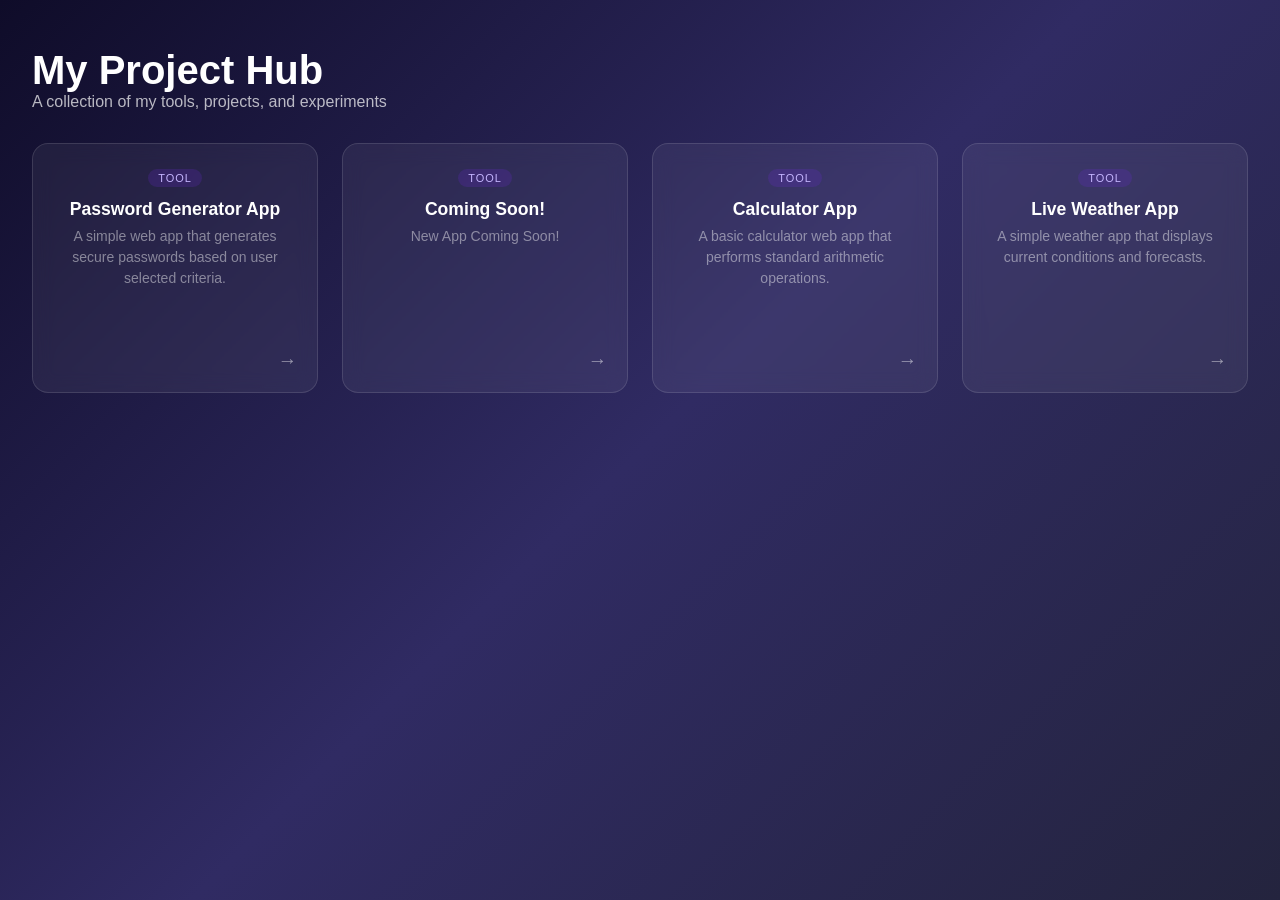
<file: index.html>
<!DOCTYPE html>
<html lang="en">
<head>
        <meta charset="UTF-8">
        <meta name="viewport" content="width=device-width, initial-scale=1.0">
        <title>Raul Henriquez's Project Hub</title>
        <link rel="stylesheet" href="styles.css">
        <script src="passwordGen.js" defer></script>
        
</head>

<body>
<header>
        <h1> My Project Hub</h1>
        <p1> A collection of my tools, projects, and experiments</p>

    </header>


    <div class="grid">
<div> 
    <a href ="passwwordGenerator.html" class = "card"> 
    
    <span class="tag tag-tool">Tool</span>
    <h3>Password Generator App</h3>

    <p>A simple web app that generates secure passwords based on user selected criteria.</p> 

    <div class="card-arrow">→</div>
</a>     
</div>
       

<div>
  <a href ="passwwordGenerator.html" class = "card"> 
    
    <span class="tag tag-tool">Tool</span>
    <h3>Coming Soon!</h3>

    <p>New App Coming Soon!</p> 

    <div class="card-arrow">→</div>
</a>
       
</div>
<div>
  <a href ="passwwordGenerator.html" class = "card"> 
    
    <span class="tag tag-tool">Tool</span>
    <h3>Calculator App</h3>

    <p>A basic calculator web app that performs standard arithmetic operations.</p> 

    <div class="card-arrow">→</div>
</a>
       
</div>
<div>
  <a href ="passwwordGenerator.html" class = "card"> 
    
    <span class="tag tag-tool">Tool</span>
    <h3>Live Weather App</h3>

    <p>A simple weather app that displays current conditions and forecasts.</p> 

    <div class="card-arrow">→</div>
</a>
       
    </div>
</div>

</body>
</html>
</file>
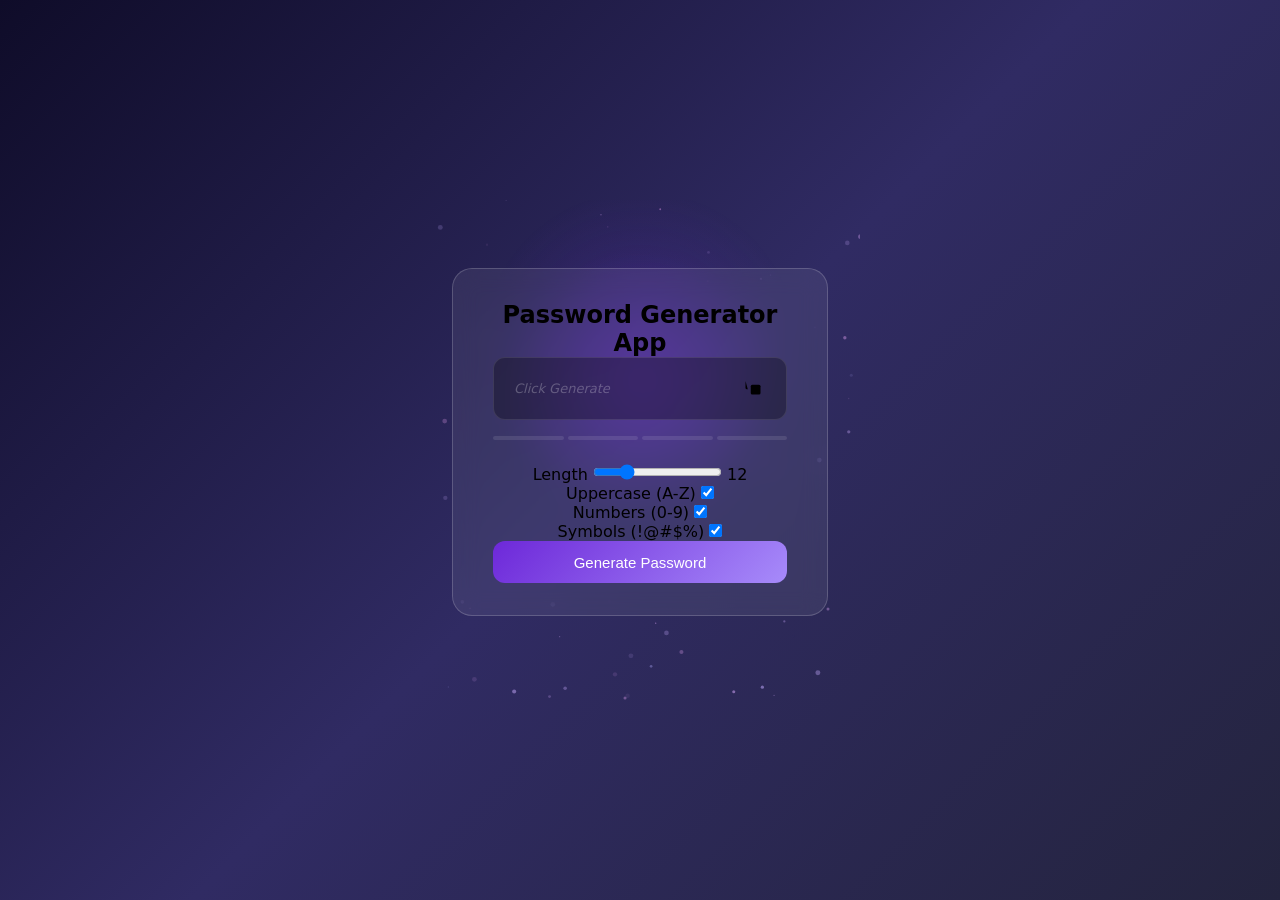
<file: passwwordGenerator.html>
<!DOCTYPE html>
<html lang="en">
<head>
    <meta charset="UTF-8">
    <meta name="viewport" content="width=device-width, initial-scale=1.0">
    <title>Password Generator App</title>
    <link rel="stylesheet" href="styles.css">
    <link rel="stylesheet" href="passwordGenerator.css">
</head>

<body>
<div id="scene">
        <canvas id="bg"></canvas>
        <div id="orb"></div>
        <div class="card">
            <h2>Password Generator App</h2>
            <div class="pw-box">

                <span id="pwText" class="empty"> Click Generate</span>   
                    <button class="copy-btn" onclick="copyPw()" title="Copy Password">
                        <svg width="18" height="18" viewBox="0 0 24 24"><rect x="9" y="9" width="13" height="13" rx="2"/>
                        <path d="M5 15H4a2 2 0 0 1-2-2V4"/>
                        </svg>         
                    </button>
            </div>

            <!--Strength Bar-->
                    <div class="strength-bar">
                        <div class="seg" id="s0"></div>
                        <div class="seg" id="s1"></div>
                        <div class="seg" id="s2"></div>
                        <div class="seg" id="s3"></div>
                    </div>
                
                    <!--Options --- upercase, lowercase, numbers, symbols, length-->
                <div class="options">
                    <div class="option-row">
                        <label>Length</label>
                        <input type="range" id="lenRange" min="6" max="32" value="12"
                        oninput="document.getElementById('lenVal').textContent = this.value">
                        <span class="len-val" id="lenVal">12</span>
                    </div>
                        <div class="option-row">
                            <label>Uppercase (A-Z)</label>
                            <input type="checkbox" id="useUpper" checked>
                        </div>
                        <div class="option-row">
                            <label>Numbers (0-9)</label>
                            <input type="checkbox" id="useNums" checked>
                        </div>
                        <div class="option-row">
                            <label>Symbols (!@#$%)</label>
                            <input type="checkbox" id="useSyms" checked>
                        </div>
                    <button class="gen-btn" onclick="generate()"> Generate Password</button>
                    <div id="toast">Copied to clipboard!</div>
                </div>
            </div>

</div>
    




    <script src="passwordGen.js"></script>
</body>

</html>
</file>
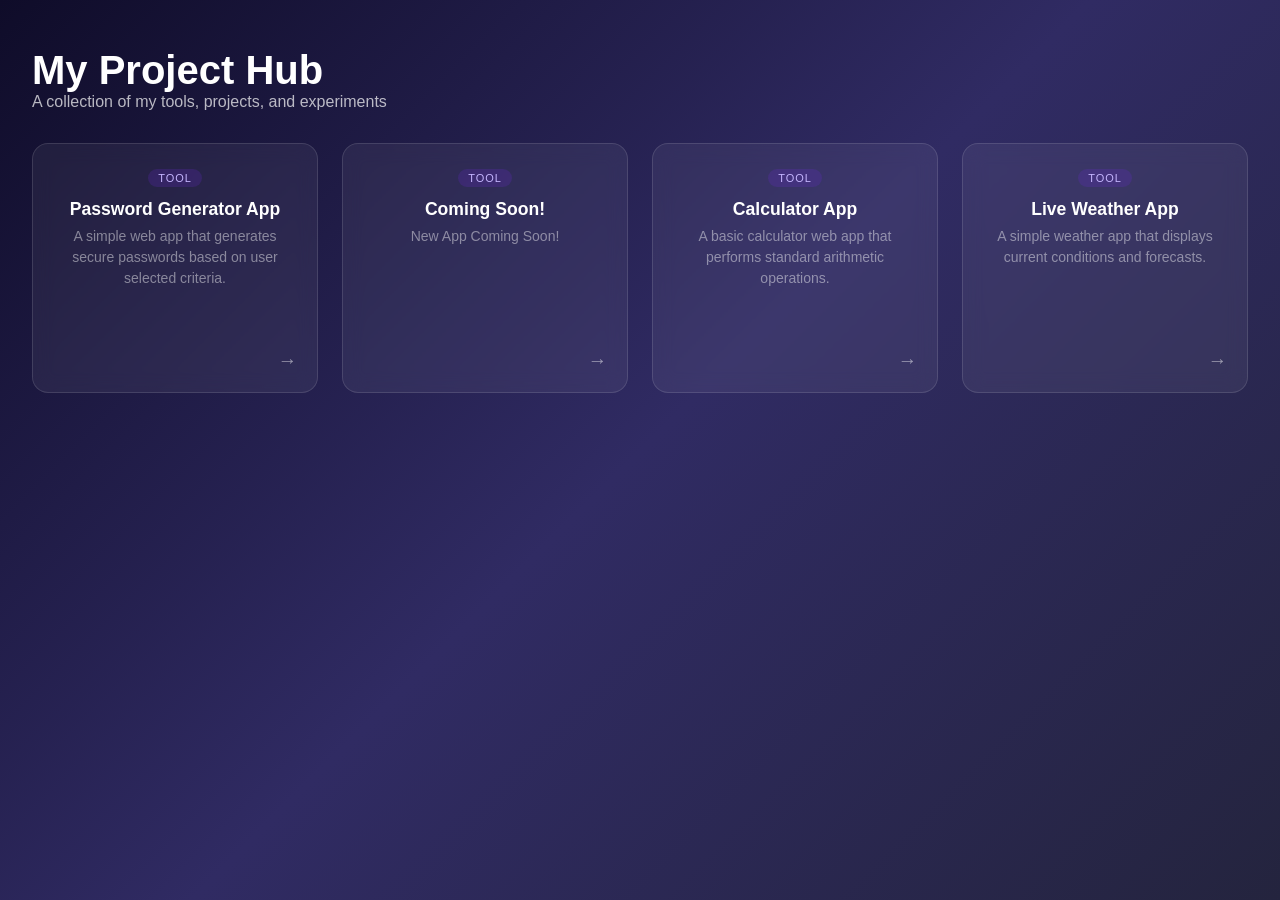
<file: Project Hub.html>
<!DOCTYPE html>
<html lang="en">
<head>
        <meta charset="UTF-8">
        <meta name="viewport" content="width=device-width, initial-scale=1.0">
        <title>Raul Henriquez's Project Hub</title>
        <link rel="stylesheet" href="styles.css">
        <script src="passwordGen.js" defer></script>
        
</head>

<body>
<header>
        <h1> My Project Hub</h1>
        <p1> A collection of my tools, projects, and experiments</p>

    </header>


    <div class="grid">
<div> 
    <a href ="passwwordGenerator.html" class = "card"> 
    
    <span class="tag tag-tool">Tool</span>
    <h3>Password Generator App</h3>

    <p>A simple web app that generates secure passwords based on user selected criteria.</p> 

    <div class="card-arrow">→</div>
</a>     
</div>
       

<div>
  <a href ="passwwordGenerator.html" class = "card"> 
    
    <span class="tag tag-tool">Tool</span>
    <h3>Coming Soon!</h3>

    <p>New App Coming Soon!</p> 

    <div class="card-arrow">→</div>
</a>
       
</div>
<div>
  <a href ="passwwordGenerator.html" class = "card"> 
    
    <span class="tag tag-tool">Tool</span>
    <h3>Calculator App</h3>

    <p>A basic calculator web app that performs standard arithmetic operations.</p> 

    <div class="card-arrow">→</div>
</a>
       
</div>
<div>
  <a href ="passwwordGenerator.html" class = "card"> 
    
    <span class="tag tag-tool">Tool</span>
    <h3>Live Weather App</h3>

    <p>A simple weather app that displays current conditions and forecasts.</p> 

    <div class="card-arrow">→</div>
</a>
       
    </div>
</div>

</body>
</html>
</file>
<file: styles.css>
header {
    text-align: left;
    margin-bottom: 2rem;
}
p1 {
    text-align: left;
    color: rgba(255,255,255,0.7);
}
*{
    box-sizing: border-box;
    margin: 0;
    padding: 0;
}
a {
    text-decoration: none;
    color: black;
}
body {
    background: linear-gradient(135deg, #0f0c29, #302b63, #24243e);
    min-height: 100vh;
    padding: 3rem 2rem;
    text-align: center; 
    font-family:'Franklin Gothic Medium', 'Arial Narrow', Arial, sans-serif
}
/* Hub is the container that holds all the cards */
.hub{
    max-width: 900px;
    margin: 0 auto;
}
h1 {
    font-size: 2.5rem;
    color: #fff;
    font-weight: 700;
}
button {
    background-color: #302b63;
    border-radius: 16px;

}
p {
    text-align: center;
    color: rgba(255,255,255,0.5);
}
.grid {
    display: grid;
    grid-template-columns: repeat(auto-fill, minmax(260px, 1fr));
    gap: 1.5rem;
}
.card {
    background: rgba(255,255,255,0.06);
    border: 0.5px solid rgba(255,255,255,0.12);
    border-radius: 16px;
    padding: 1.5rem;
    backdrop-filter: blur(10px);
    transition: transform 0.2s, border-color 0.2s;
    display: block;
    margin: 0 auto 1rem;
    min-width: 250px;
    min-height: 250px;
}
.card:hover {
    transform: translateY(-6px) scale(1.05);
    border-color: rgba(255,255,255,0.3);
}

.tag {
display:inline-block;
font-size: 11px;
font-weight:500;
letter-spacing: 0.08em;
text-transform: uppercase;
padding: 3px 10px;
border-radius: 20px;
margin-bottom: 0.75rem;
}
.tag-tool{
    background: rgba(109,40,217,0.2);   /* Purple with 20% opacity */
    color: #c4b5fd; /* Light purple text */
}
.tag-experiment{
    background: rgba(16,185,129,0.2);   /* Green with 20% opacity */
    color: #6ee7b7; /* Light green text */
}

/*Title for card*/
.card h3 {
    font-size: 1.1rem;  /* slightly bigger than body*/
   font-weight: 600;
   color: #ffff;
   margin-bottom: 0.4rem;
}
/*Description for card*/
.card p {
    font-size: 0.875rem;    /* smaller than body text */
    color: rgba(255,255,255,0.45); /* lighter white for description 45% opacity*/
    line-height: 1.5;
}

.card-arrow{
    margin-top: 1.25rem;/* space between description and arrow */
    font-size: 1.2rem; /* slightly bigger arrow*/
    color: rgba(255,255,255,0.5); /* lighter white for arrow 50% opacity*/
    transition: color 0.2s, transform 0.2s;/* Animate color and position on hover */
    position: fixed;
    bottom: 20px;
    right: 20px;

}
.card:hover .card-arrow {
    color: rgba(0, 0, 0, 0.8); /* Change arrow color to a light purple on hover */ 
   transform: translateX(4px); /* Move arrow slightly to the right on hover */
}
</file>
<file: passwordGenerator.css>
*{
    box-sizing:border-box;
    margin: 0;
    padding: 0;
}
body {
    min-height: 100vh;
    display: flex;
    align-items: center;
    justify-content: center;
    background: linear-gradient(135deg, #0f0c29, #302b63, #24243e);
    font-family: system-ui, sans-serif;
}
#scene {
    position: relative;
    overflow: hidden;
    width: 100%;
    max-width: 440px;
    min-height: 500px;
    display: flex;
    align-items: center;
    justify-content: center;
    padding: 2rem;
}
#bg {
    position: absolute;
    inset: 0;
    width: 100%;
    height: 100%;
    pointer-events: none;
}
#orb {
    position: absolute;
    top: 10%;
    left: 50%;
    transform: translateX(-50%);
    width: 280px;
    height: 280px;
    background: radial-gradient(circle, rgba(109,40,217,0.3) 0%, transparent 70%);
    pointer-events: none;
}
.card {
    position: relative;
    z-index: 2;
    width: 100%;
    border-radius: 20px;
    padding: 2rem 2.5rem;
    text-align: center;
    background: rgba(255,255,255,0.07);
    border: 0.5px solid rgba(255,255,255,0.18);
    backdrop-filter: blur(12px);
}
.pw-box {
    display: flex;
    align-items: center;
    gap: 8px;
    background: rgba(0,0,0,0.3);
    border: 0.5px solid rgba(255,255,255,0.1);
    border-radius: 12px;
    padding: 1rem 1.25rem;
    margin-bottom: 1rem;
    min-height: 58px;
}
#pwText {
    flex: 1;
    text-align: left;
    font-family: monospace;
    font-size: 18px;
    letter-spacing: 0.08em;
    color: #fff;
    word-break: break-all;
}
#pwText.empty {
    font-family: system-ui, sans-serif;
    font-size: 13px;
    font-style: italic;
    color: rgba(255,255,255,0.25);
    letter-spacing: 0;
}
.copy-btn {
    background: none;
    border: none;
    cursor: pointer;
    padding: 4px;
    color: rgba(255,255,255,0.35);
    transition: color 0.2s;
    flex-shrink: 0;
}
.copy-btn:hover {
    color: rgba(255,255,255,0.9);
}
.strength-bar {
    display: flex;
    gap: 4px;
    margin-bottom: 1.5rem;
}
.seg {
    height: 4px;
    flex: 1;
    border-radius: 2px;
    background: rgba(255,255,255,0.1);
    transition: background 0.4s;
}
.gen-btn {
    width: 100%;
    padding: 0.8rem;
    border: none;
    border-radius: 12px;
    background: linear-gradient(135deg, #6d28d9, #a78bfa);
    color: #fff;
    font-size: 15px;
    font-weight: 500;
    cursor: pointer;
    transition: opacity 0.15s, transform 0.1s;
}
.gen-btn:hover {
    opacity: 0.9;
}
.gen-btn:active {
    transform: scale(0.98);
}
#toast {
    position: absolute;
    top: 14px;
    left: 50%;
    transform: translateX(-50%) translateY(-40%);
    opacity: 0;
    transition: transform 0.3s ease, opacity 0.3s ease;
    background: rgba(167, 139, 250, 0.15);
    border: 0.5px solid rgba(167,139,250,0.4);
    color: #c4b5fd;
    font-size: 13px;
    padding: 6px 16px;
    border-radius: 20px;
    pointer-events: none;
    white-space: nowrap;
    z-index: 10;
}
#toast.show {
    transform: translateX(-50%) translateY(0);
    opacity: 1; 
}
</file>
